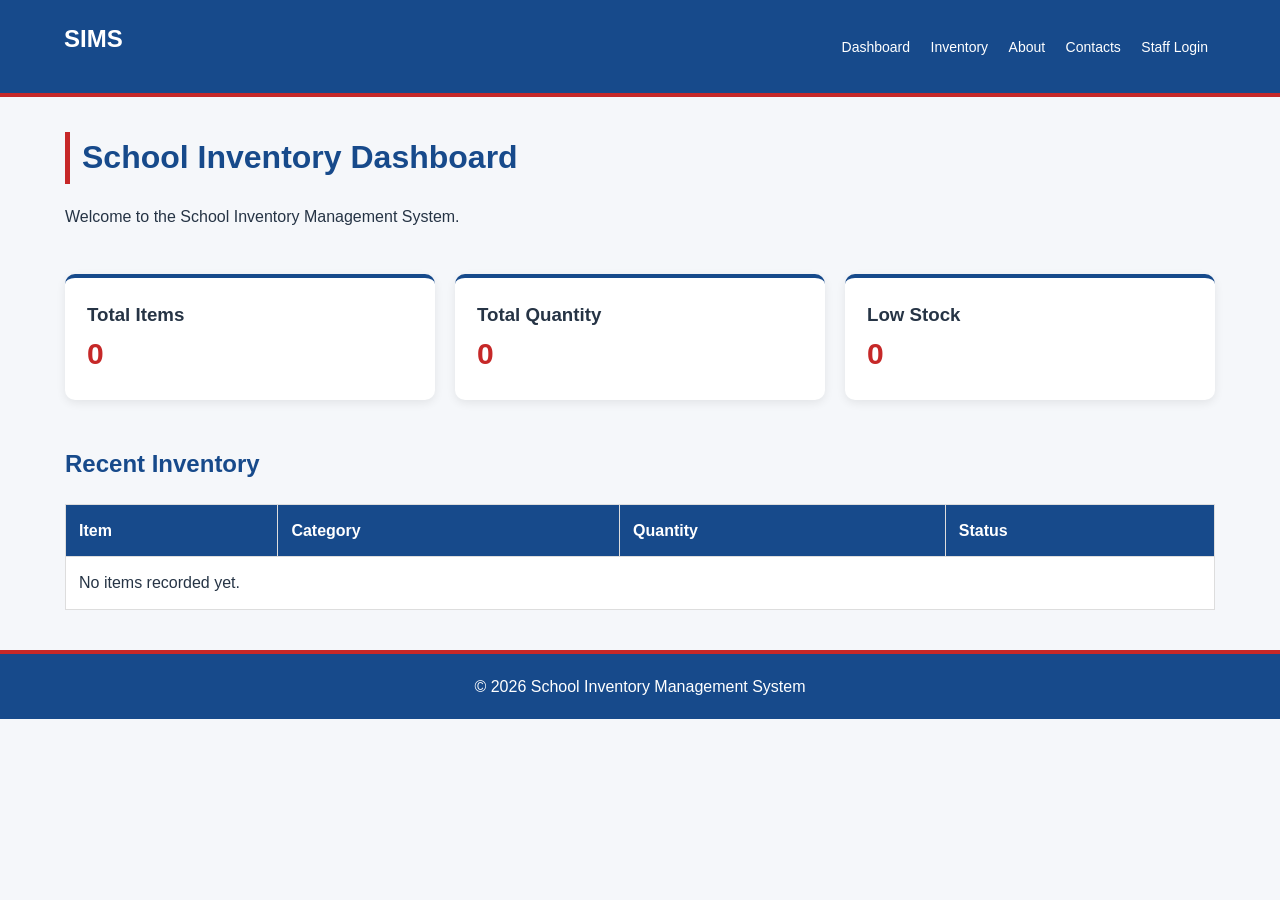
<file: index.html>
<!DOCTYPE html>
<html lang="en">
<head>
    <meta charset="UTF-8">
    <meta name="viewport" content="width=device-width, initial-scale=1.0">
    <title>SIMS Dashboard</title>
    <link rel="stylesheet" href="style.css">
    <script src="script.js" defer></script>
</head>
<body>

<header>
    <h2>SIMS</h2>
    <nav>
        <a href="index.html">Dashboard</a>
        <a href="project.html">Inventory</a>
        <a href="about.html">About</a>
        <a href="contacts.html">Contacts</a>
        <a href="staff-login.html">Staff Login</a>

    </nav>
</header>

<main class="container">
    <h1>School Inventory Dashboard</h1>
    <p>Welcome to the School Inventory Management System.</p>

    <div class="dashboard">
        <div class="card">
            <h3>Total Items</h3>
            <p id="totalItems">0</p>
        </div>

        <div class="card">
            <h3>Total Quantity</h3>
            <p id="totalQuantity">0</p>
        </div>

        <div class="card">
            <h3>Low Stock</h3>
            <p id="lowStock">0</p>
        </div>
    </div>

    <h2>Recent Inventory</h2>
    <table>
        <thead>
            <tr>
                <th>Item</th>
                <th>Category</th>
                <th>Quantity</th>
                <th>Status</th>
            </tr>
        </thead>
        <tbody id="recentItems"></tbody>
    </table>
</main>

<footer>
    <p>© 2026 School Inventory Management System</p>
</footer>

</body>
</html>
</file>
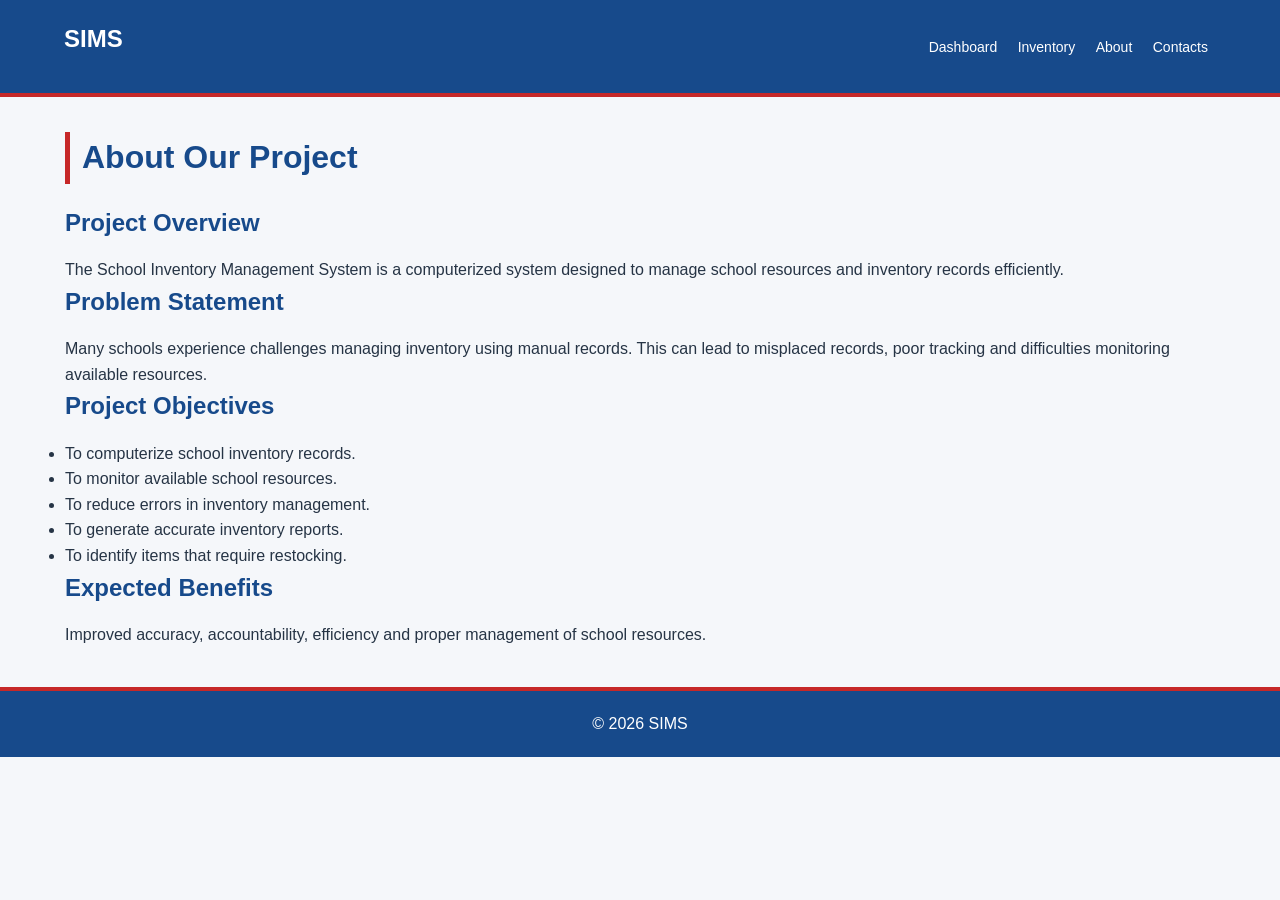
<file: about.html>
<!DOCTYPE html>
<html lang="en">
<head>
    <meta charset="UTF-8">
    <meta name="viewport" content="width=device-width, initial-scale=1.0">
    <title>About SIMS</title>
    <link rel="stylesheet" href="style.css">
</head>
<body>

<header>
    <h2>SIMS</h2>
    <nav>
        <a href="index.html">Dashboard</a>
        <a href="project.html">Inventory</a>
        <a href="about.html">About</a>
        <a href="contacts.html">Contacts</a>
    </nav>
</header>

<main class="container">
    <h1>About Our Project</h1>

    <h2>Project Overview</h2>
    <p>
        The School Inventory Management System is a
        computerized system designed to manage school
        resources and inventory records efficiently.
    </p>

    <h2>Problem Statement</h2>
    <p>
        Many schools experience challenges managing
        inventory using manual records. This can lead
        to misplaced records, poor tracking and
        difficulties monitoring available resources.
    </p>

    <h2>Project Objectives</h2>
    <ul>
        <li>To computerize school inventory records.</li>
        <li>To monitor available school resources.</li>
        <li>To reduce errors in inventory management.</li>
        <li>To generate accurate inventory reports.</li>
        <li>To identify items that require restocking.</li>
    </ul>

    <h2>Expected Benefits</h2>
    <p>
        Improved accuracy, accountability, efficiency
        and proper management of school resources.
    </p>
</main>

<footer>
    <p>© 2026 SIMS</p>
</footer>

</body>
</html>
</file>
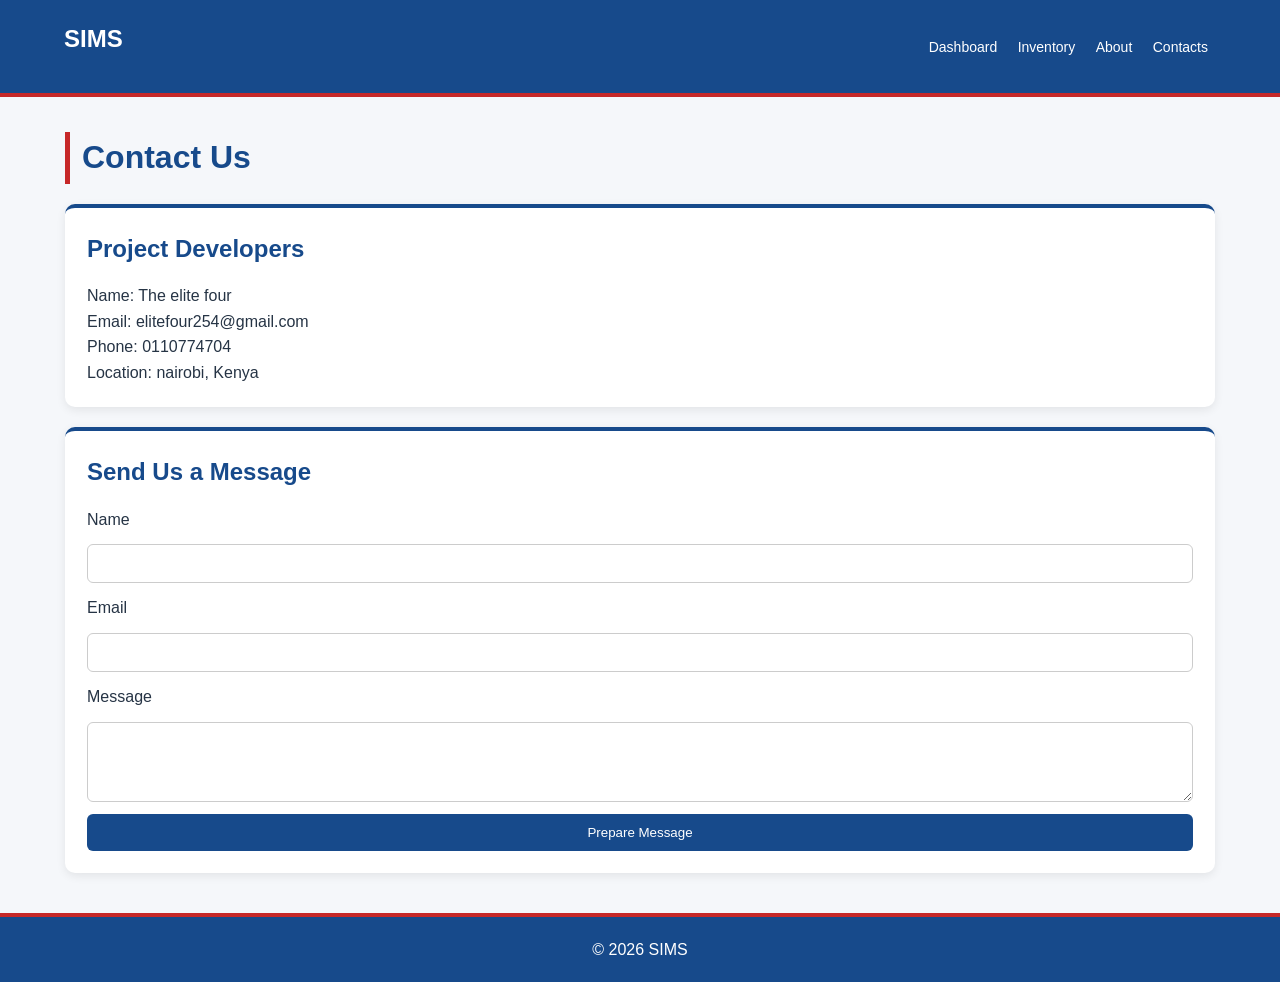
<file: contacts.html>
<!DOCTYPE html>
<html lang="en">
<head>
    <meta charset="UTF-8">
    <meta name="viewport" content="width=device-width, initial-scale=1.0">
    <title>Contacts - SIMS</title>
    <link rel="stylesheet" href="style.css">
</head>
<body>

<header>
    <h2>SIMS</h2>
    <nav>
        <a href="index.html">Dashboard</a>
        <a href="project.html">Inventory</a>
        <a href="about.html">About</a>
        <a href="contacts.html">Contacts</a>
    </nav>
</header>

<main class="container">
    <h1>Contact Us</h1>

    <div class="card">
        <h2>Project Developers</h2>
        <p>Name: The elite four</p>
        <p>Email: elitefour254@gmail.com</p>
        <p>Phone: 0110774704</p>
        <p>Location: nairobi, Kenya</p>
    </div>

    <div class="card">
        <h2>Send Us a Message</h2>

        <form id="contactForm">
            <label>Name</label>
            <input type="text" id="contactName" required>

            <label>Email</label>
            <input type="email" id="contactEmail" required>

            <label>Message</label>
            <textarea id="contactMessage" required></textarea>

            <button type="submit">Prepare Message</button>
        </form>
        <p id="contactStatus"></p>
    </div>
</main>

<footer>
    <p>© 2026 SIMS</p>
</footer>

<script>
document.getElementById("contactForm")
.addEventListener("submit", function(event) {
    event.preventDefault();

    const name = document.getElementById("contactName").value;
    const email = document.getElementById("contactEmail").value;
    const message = document.getElementById("contactMessage").value;

    const subject = encodeURIComponent("SIMS Contact");
    const body = encodeURIComponent(
        "Name: " + name +
        "\nEmail: " + email +
        "\nMessage: " + message
    );

    document.getElementById("contactStatus").textContent =
        "Opening your email application.";

    window.location.href =
        "mailto:kariukistella53@gmail.com?subject=" +
        subject + "&body=" + body;
});
</script>

</body>
</html>
</file>
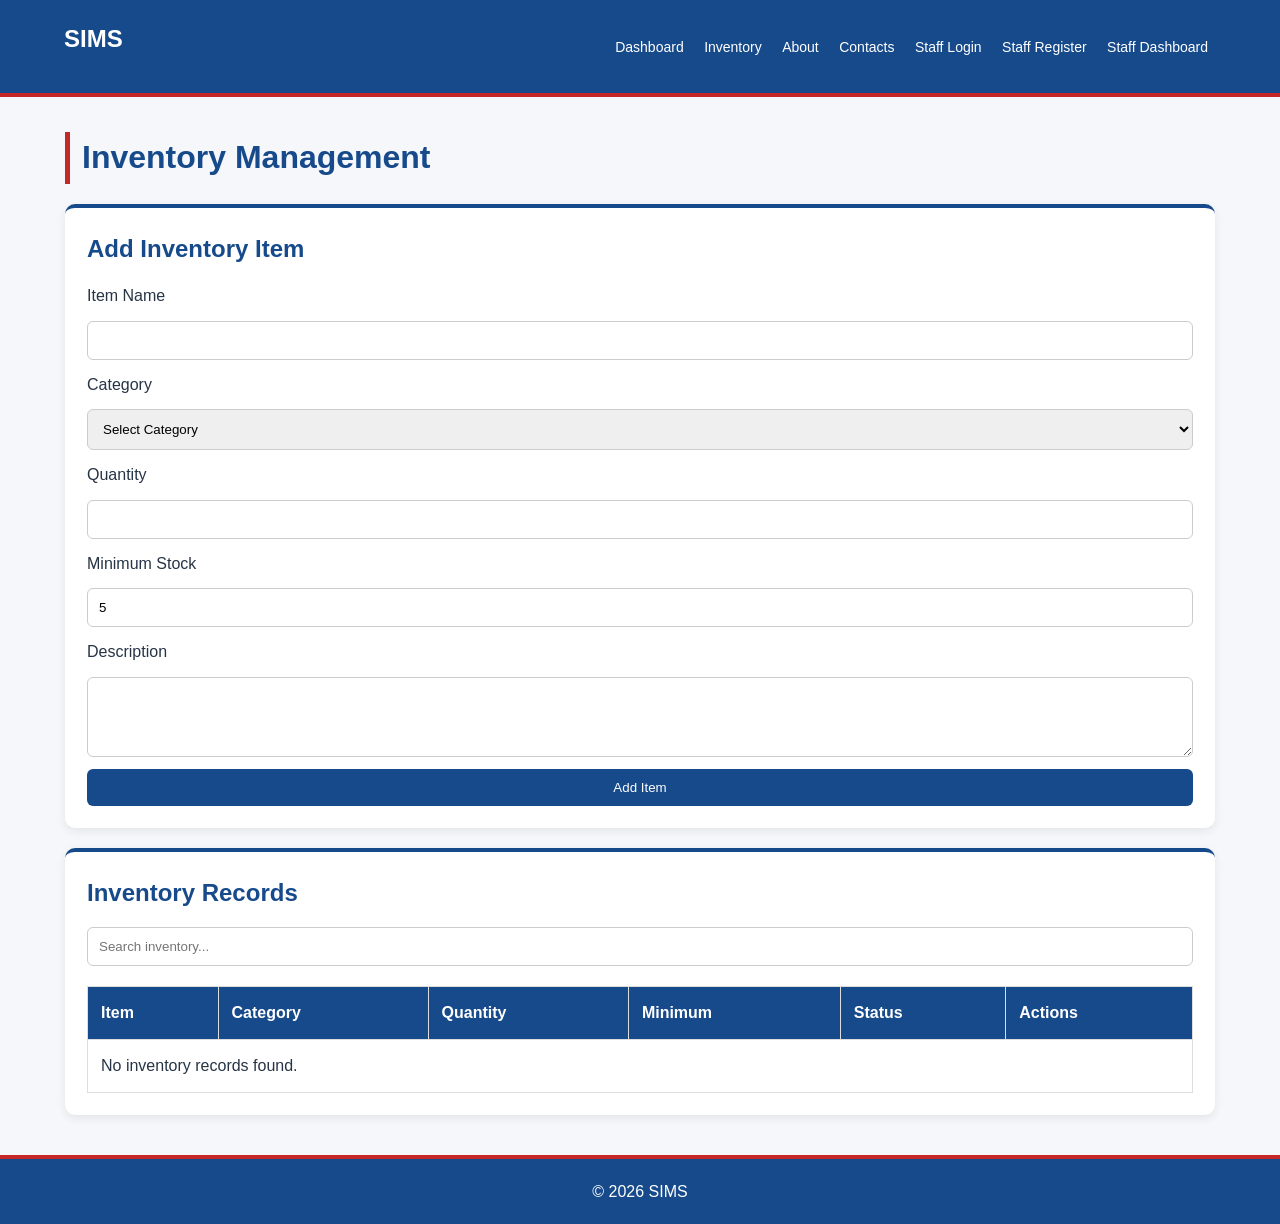
<file: project.html>
<!DOCTYPE html>
<html lang="en">
<head>
    <meta charset="UTF-8">
    <meta name="viewport" content="width=device-width, initial-scale=1.0">
    <title>Inventory Management</title>
    <link rel="stylesheet" href="style.css">
    <script src="script.js" defer></script>
</head>
<body>
 
<header>
    <h2>SIMS</h2>
    <nav>
        <a href="index.html">Dashboard</a>
        <a href="project.html">Inventory</a>
        <a href="about.html">About</a>
        <a href="contacts.html">Contacts</a>
        <a href="staff-login.html">Staff Login</a>
        <a href="staff-register.html">Staff Register</a>
        <a href="staff-dashbord.html">Staff Dashboard</a>

    </nav>
</header>

<main class="container">

    <h1>Inventory Management</h1>

    <div class="card">
        <h2>Add Inventory Item</h2>

        <form id="itemForm">
            <input type="hidden" id="editId">

            <label>Item Name</label>
            <input type="text" id="itemName" required>

            <label>Category</label>
            <select id="category" required>
                <option value="">Select Category</option>
                <option>Furniture</option>
                <option>ICT Equipment</option>
                <option>Books</option>
                <option>Stationery</option>
                <option>Laboratory Equipment</option>
                <option>Sports Equipment</option>
                <option>Other</option>
            </select>

            <label>Quantity</label>
            <input type="number" id="quantity" min="0" required>

            <label>Minimum Stock</label>
            <input type="number" id="minimum" min="0" value="5" required>

            <label>Description</label>
            <textarea id="description"></textarea>

            <button type="submit" id="saveButton">Add Item</button>
            <button type="button" id="cancelEdit" hidden>
                Cancel
            </button>
        </form>

        <p id="formMessage"></p>
    </div>

    <div class="card">
        <h2>Inventory Records</h2>

        <input
            type="text"
            id="searchInput"
            placeholder="Search inventory..."
        >

        <table>
            <thead>
                <tr>
                    <th>Item</th>
                    <th>Category</th>
                    <th>Quantity</th>
                    <th>Minimum</th>
                    <th>Status</th>
                    <th>Actions</th>
                </tr>
            </thead>

            <tbody id="inventoryRows"></tbody>
        </table>
    </div>

</main>

<footer>
    <p>© 2026 SIMS</p>
</footer>

</body>
</html>
</file>
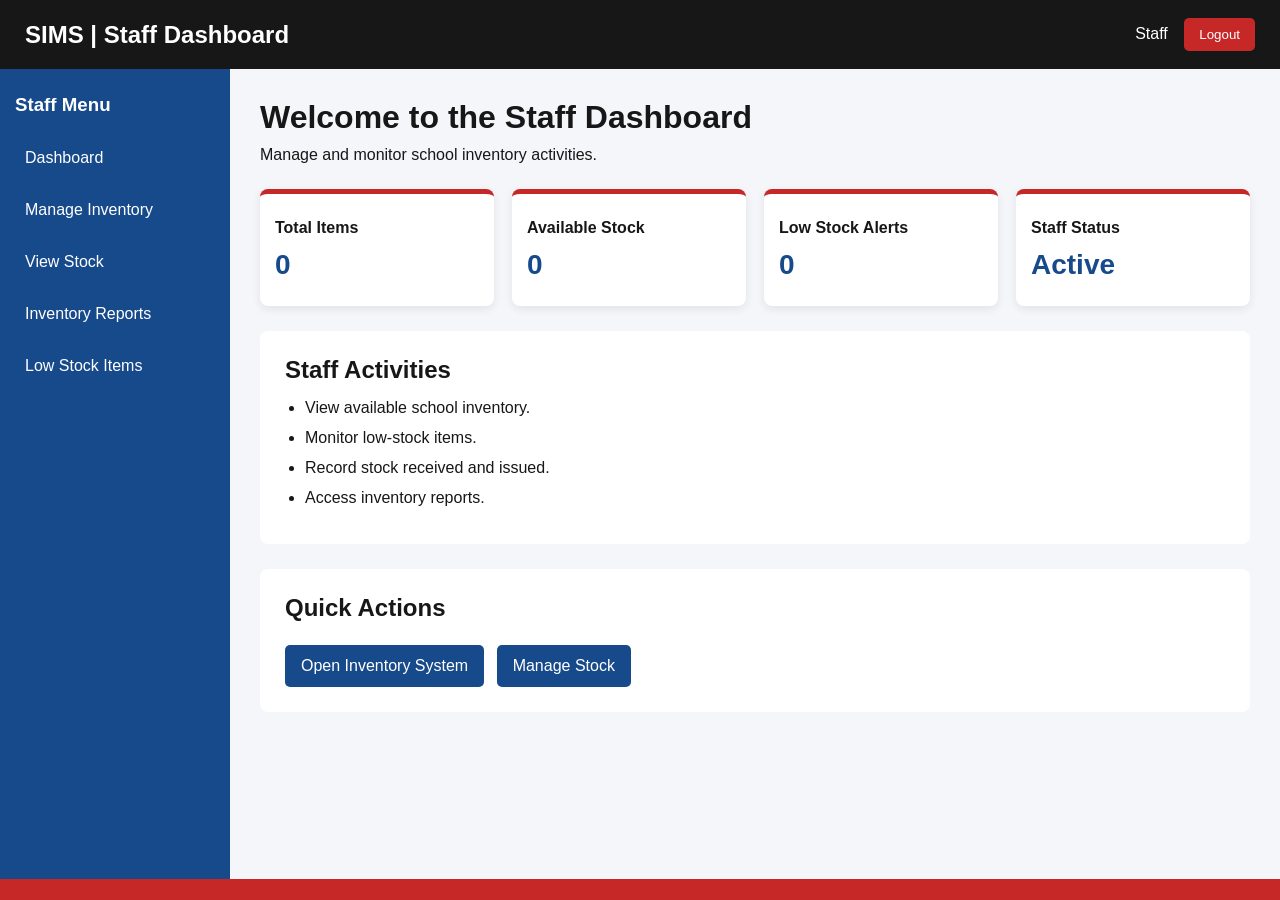
<file: staff-dashbord.html>
<!DOCTYPE html>
<html lang="en">
<head>
    <meta charset="UTF-8">
    <meta name="viewport" content="width=device-width, initial-scale=1.0">
    <title>Staff Dashboard - SIMS</title>
    <link rel="stylesheet" href="staff.css">
</head>
<body>

    <header class="staff-header">
        <h2>SIMS | Staff Dashboard</h2>
        <div>
            <span id="staffName">Staff</span>
            <button onclick="logout()">Logout</button>
        </div>
    </header>

    <div class="dashboard-layout">

        <aside class="sidebar">
            <h3>Staff Menu</h3>
            <a href="staff-dashboard.html">Dashboard</a>
            <a href="index.html">Manage Inventory</a>
            <a href="index.html">View Stock</a>
            <a href="index.html">Inventory Reports</a>
            <a href="index.html">Low Stock Items</a>
        </aside>

        <main class="staff-main">
            <h1>Welcome to the Staff Dashboard</h1>
            <p>Manage and monitor school inventory activities.</p>

            <div class="staff-cards">
                <div class="staff-card">
                    <h3>Total Items</h3>
                    <p id="totalItems">0</p>
                </div>

                <div class="staff-card">
                    <h3>Available Stock</h3>
                    <p id="availableStock">0</p>
                </div>

                <div class="staff-card">
                    <h3>Low Stock Alerts</h3>
                    <p id="lowStock">0</p>
                </div>

                <div class="staff-card">
                    <h3>Staff Status</h3>
                    <p>Active</p>
                </div>
            </div>

            <section class="staff-section">
                <h2>Staff Activities</h2>
                <ul>
                    <li>View available school inventory.</li>
                    <li>Monitor low-stock items.</li>
                    <li>Record stock received and issued.</li>
                    <li>Access inventory reports.</li>
                </ul>
            </section>

            <section class="staff-section">
                <h2>Quick Actions</h2>
                <a class="action-link" href="index.html">Open Inventory System</a>
                <a class="action-link" href="index.html">Manage Stock</a>
            </section>
        </main>
    </div>

    <script src="staff.js"></script>
</body>
</html>
</file>
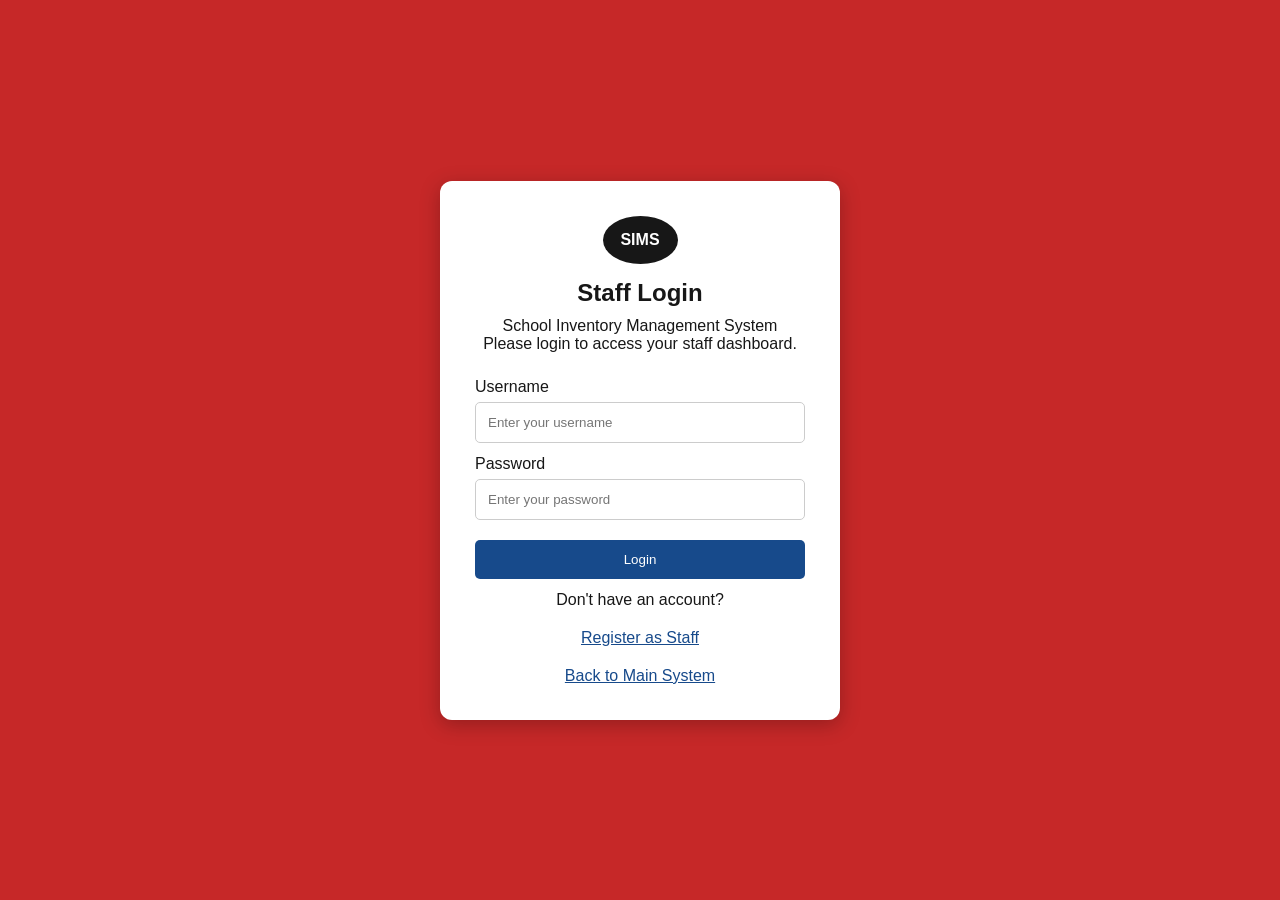
<file: staff-login.html>
<!DOCTYPE html>
<html lang="en">
<head>
    <meta charset="UTF-8">
    <meta name="viewport" content="width=device-width, initial-scale=1.0">

    <title>Staff Login | SIMS</title>

    <link rel="stylesheet" href="staff.css">
</head>

<body class="login-page">

    <div class="login-container">

        <div class="login-logo">
            SIMS
        </div>

        <h2>Staff Login</h2>

        <p>School Inventory Management System</p>
        <p>Please login to access your staff dashboard.</p>

        <form id="loginForm">

            <label for="username">Username</label>

            <input
                type="text"
                id="username"
                placeholder="Enter your username"
                required
            >

            <label for="password">Password</label>

            <input
                type="password"
                id="password"
                placeholder="Enter your password"
                required
            >

            <button type="submit">
                Login
            </button>

            <p id="loginMessage"></p>

        </form>

        <div class="register-link">

            <p>Don't have an account?</p>

            <a href="staff-register.html">
                Register as Staff
            </a>

        </div>

        <a href="index.html" class="back-link">
            Back to Main System
        </a>

    </div>

    <script src="staff.js"></script>

</body>
</html>
</file>
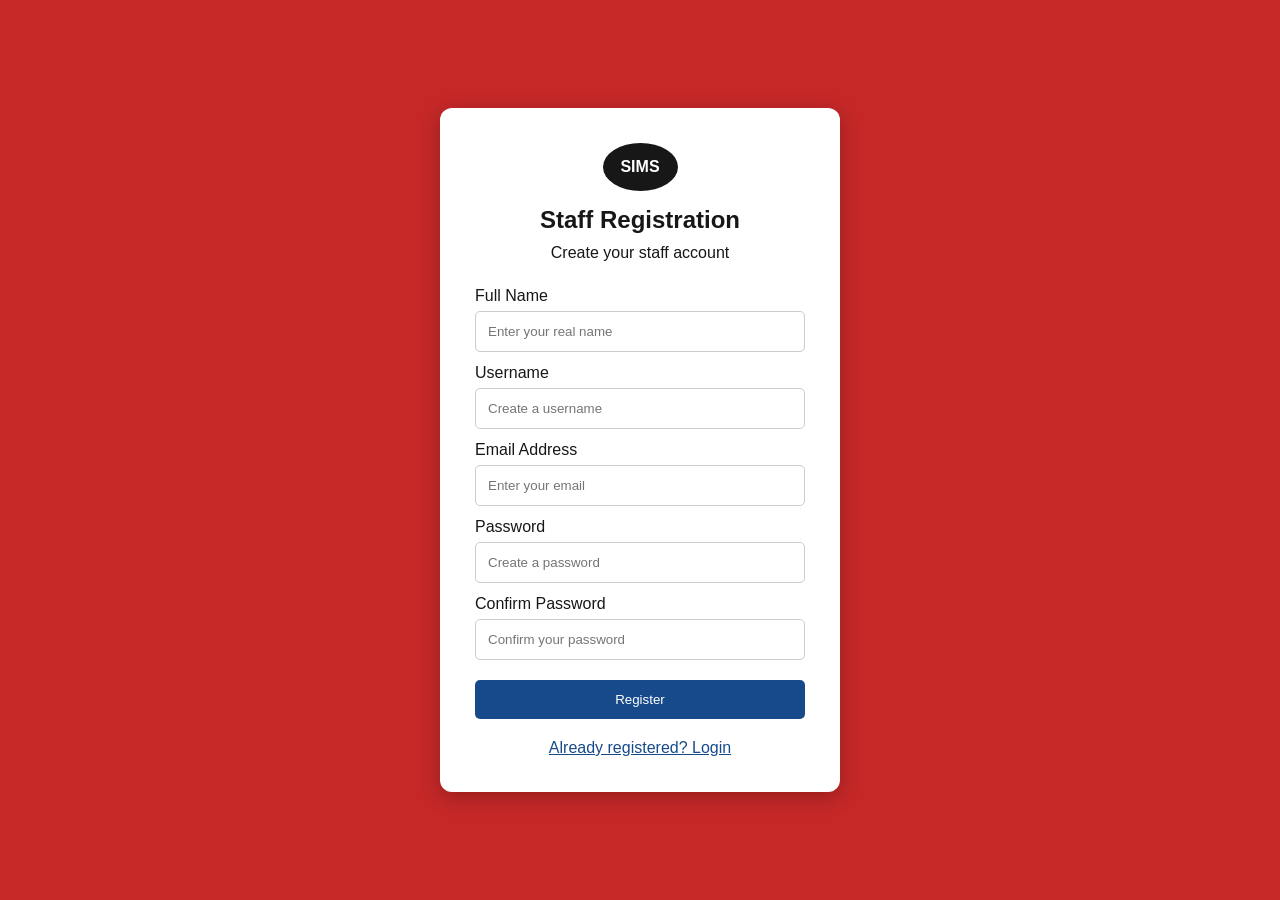
<file: staff-register.html>
<!DOCTYPE html>
<html lang="en">
<head>
    <meta charset="UTF-8">
    <meta name="viewport" content="width=device-width, initial-scale=1.0">
    <title>Staff Registration - SIMS</title>
    <link rel="stylesheet" href="staff.css">
</head>
<body class="login-page">

    <div class="login-container">
        <div class="login-logo">SIMS</div>

        <h2>Staff Registration</h2>
        <p>Create your staff account</p>

        <form id="registerForm">
            <label>Full Name</label>
            <input type="text" id="fullName"
                   placeholder="Enter your real name" required>

            <label>Username</label>
            <input type="text" id="newUsername"
                   placeholder="Create a username" required>

            <label>Email Address</label>
            <input type="email" id="email"
                   placeholder="Enter your email" required>

            <label>Password</label>
            <input type="password" id="newPassword"
                   placeholder="Create a password" minlength="8" required>

            <label>Confirm Password</label>
            <input type="password" id="confirmPassword"
                   placeholder="Confirm your password" required>

            <button type="submit">Register</button>

            <p id="registerMessage"></p>
        </form>

        <a href="staff-login.html">Already registered? Login</a>
    </div>

    <script src="staff.js"></script>
</body>
</html>
</file>
<file: style.css>
/* KWUST COLOUR VARIABLES */
:root {
    --primary: #174A8B;
    --secondary: #C62828;
    --accent: #E85D5D;
    --background: #F5F7FA;
    --white: #FFFFFF;
    --text: #263445;
    --success: #198754;
    --danger: #C62828;
    --warning: #FD7E14;
}

/* GENERAL RESET */
* {
    margin: 0;
    padding: 0;
    box-sizing: border-box;
}

body {
    font-family: Arial, sans-serif;
    background: var(--background);
    color: var(--text);
    line-height: 1.6;
}

/* HEADER AND NAVIGATION */
header {
    background: var(--primary);
    color: var(--white);
    padding: 20px 5%;
    display: flex;
    justify-content: space-between;
    align-items: center;
    flex-wrap: wrap;
    gap: 15px;
    border-bottom: 4px solid var(--secondary);
}

header h2 {
    color: var(--white);
}

nav a {
    color: var(--white);
    text-decoration: none;
    margin: 8px;
    font-size: 14px;
    transition: 0.3s;
}

nav a:hover {
    color: #FFB3B3;
}

/* MAIN CONTAINER */
.container {
    width: 90%;
    max-width: 1150px;
    margin: 35px auto;
}

h1 {
    color: var(--primary);
    margin-bottom: 20px;
    border-left: 5px solid var(--secondary);
    padding-left: 12px;
}

h2 {
    margin-bottom: 15px;
    color: var(--primary);
}

/* DASHBOARD */
.dashboard {
    display: grid;
    grid-template-columns: repeat(3, 1fr);
    gap: 20px;
    margin: 25px 0;
}

.card {
    background: var(--white);
    padding: 22px;
    margin: 20px 0;
    border-radius: 10px;
    border-top: 4px solid var(--primary);
    box-shadow: 0 3px 10px rgba(0,0,0,0.08);
    transition: transform 0.3s ease;
}

.card:hover {
    transform: translateY(-5px);
}

.dashboard .card p {
    font-size: 30px;
    color: var(--secondary);
    font-weight: bold;
}

/* FORMS */
form {
    display: grid;
    gap: 12px;
}

input, select, textarea {
    width: 100%;
    padding: 11px;
    border: 1px solid #ccc;
    border-radius: 6px;
}

input:focus, select:focus, textarea:focus {
    outline: none;
    border-color: var(--primary);
    box-shadow: 0 0 5px rgba(23,74,139,0.2);
}

textarea {
    min-height: 80px;
}

/* GENERAL BUTTONS */
button {
    background: var(--primary);
    color: var(--white);
    padding: 11px 18px;
    border: none;
    border-radius: 6px;
    cursor: pointer;
    transition: 0.3s;
}

button:hover {
    background: var(--secondary);
}

/* EDIT AND DELETE */
.edit-btn {
    background: var(--success);
    margin: 3px;
}

.edit-btn:hover {
    background: #146c43;
}

.delete-btn {
    background: var(--danger);
    margin: 3px;
}

.delete-btn:hover {
    background: #9E1B1B;
}

/* SEARCH */
.search-box {
    margin: 15px 0;
    max-width: 400px;
}

/* INVENTORY TABLE */
table {
    width: 100%;
    border-collapse: collapse;
    margin-top: 20px;
    background: var(--white);
}

th, td {
    padding: 13px;
    border: 1px solid #ddd;
    text-align: left;
}

th {
    background: var(--primary);
    color: var(--white);
}

tr:hover {
    background: #FCEEEF;
}

/* STOCK STATUS */
.status {
    padding: 5px 9px;
    border-radius: 15px;
    font-size: 12px;
}

.good {
    background: #D9F5E4;
    color: #18794E;
}

.low {
    background: #FFE0DC;
    color: #B42318;
}

/* LOW STOCK ALERT */
.alert {
    background: #FFF0ED;
    color: #B42318;
    padding: 15px;
    border-left: 5px solid var(--secondary);
    border-radius: 6px;
    margin: 15px 0;
}

/* STOCK IN AND STOCK OUT */
.stock-in {
    background: var(--success);
}

.stock-in:hover {
    background: #146c43;
}

.stock-out {
    background: var(--warning);
}

.stock-out:hover {
    background: #c65d00;
}

/* REPORT SECTION */
.report-section {
    background: var(--white);
    padding: 20px;
    border-radius: 10px;
    border-top: 4px solid var(--secondary);
    margin-top: 20px;
    box-shadow: 0 3px 10px rgba(0,0,0,0.08);
}

.report-btn {
    background: var(--secondary);
    margin-top: 10px;
}

.report-btn:hover {
    background: #9E1B1B;
}

/* FOOTER */
footer {
    background: var(--primary);
    color: var(--white);
    text-align: center;
    padding: 20px;
    margin-top: 40px;
    border-top: 4px solid var(--secondary);
}

/* RESPONSIVE DESIGN */
@media(max-width: 700px) {
    .dashboard {
        grid-template-columns: 1fr;
    }

    header {
        flex-direction: column;
    }

    nav a {
        display: inline-block;
    }

    .container {
        width: 95%;
    }

    .card {
        overflow-x: auto;
    }

    table {
        min-width: 650px;
    }
}
</file>
<file: staff.css>
* {
    margin: 0;
    padding: 0;
    box-sizing: border-box;
}

body {
    font-family: Arial, sans-serif;
    background: #C62828;
    color: #171717;
}

/* LOGIN PAGE */
.login-page {
    min-height: 100vh;
    display: flex;
    justify-content: center;
    align-items: center;
    padding: 20px;
}

.login-container {
    background: white;
    width: 100%;
    max-width: 400px;
    padding: 35px;
    border-radius: 12px;
    text-align: center;
    box-shadow: 0 5px 20px #00000040;
}

.login-logo {
    background: #171717;
    color: white;
    padding: 15px;
    width: 75px;
    margin: auto auto 15px;
    border-radius: 50%;
    font-weight: bold;
}

.login-container h2 {
    margin-bottom: 10px;
}

.login-container form {
    margin-top: 25px;
    text-align: left;
}

.login-container label {
    display: block;
    margin: 12px 0 6px;
}

.login-container input {
    width: 100%;
    padding: 12px;
    border: 1px solid #ccc;
    border-radius: 5px;
}

.login-container button {
    width: 100%;
    padding: 12px;
    margin-top: 20px;
    background: #174A8B;
    color: white;
    border: none;
    border-radius: 5px;
    cursor: pointer;
}

.login-container a {
    display: inline-block;
    margin-top: 20px;
    color: #174A8B;
}

#loginMessage {
    color: #C62828;
    margin-top: 12px;
}

/* STAFF DASHBOARD */
.staff-header {
    background: #171717;
    color: white;
    padding: 18px 25px;
    display: flex;
    justify-content: space-between;
    align-items: center;
    gap: 15px;
}

.staff-header button {
    background: #C62828;
    color: white;
    border: none;
    padding: 9px 15px;
    border-radius: 5px;
    cursor: pointer;
    margin-left: 12px;
}

.dashboard-layout {
    display: flex;
    min-height: 90vh;
}

.sidebar {
    width: 230px;
    background: #174A8B;
    padding: 25px 15px;
    color: white;
}

.sidebar h3 {
    margin-bottom: 20px;
}

.sidebar a {
    display: block;
    color: white;
    text-decoration: none;
    padding: 13px 10px;
    margin-bottom: 8px;
    border-radius: 5px;
}

.sidebar a:hover {
    background: #171717;
}

.staff-main {
    flex: 1;
    padding: 30px;
    background: #f4f6f9;
}

.staff-main h1 {
    margin-bottom: 10px;
}

.staff-cards {
    display: grid;
    grid-template-columns: repeat(4, 1fr);
    gap: 18px;
    margin-top: 25px;
}

.staff-card {
    background: white;
    padding: 25px 15px;
    border-radius: 8px;
    border-top: 5px solid #C62828;
    box-shadow: 0 3px 10px #00000015;
}

.staff-card h3 {
    font-size: 16px;
}

.staff-card p {
    font-size: 28px;
    font-weight: bold;
    color: #174A8B;
    margin-top: 12px;
}

.staff-section {
    background: white;
    margin-top: 25px;
    padding: 25px;
    border-radius: 8px;
}

.staff-section h2 {
    margin-bottom: 15px;
}

.staff-section li {
    margin: 12px 0 12px 20px;
}

.action-link {
    display: inline-block;
    background: #174A8B;
    color: white;
    padding: 12px 16px;
    margin: 8px 8px 0 0;
    text-decoration: none;
    border-radius: 5px;
}

.action-link:hover {
    background: #171717;
}

@media (max-width: 850px) {
    .staff-cards {
        grid-template-columns: repeat(2, 1fr);
    }
}

@media (max-width: 600px) {
    .dashboard-layout {
        flex-direction: column;
    }

    .sidebar {
        width: 100%;
    }

    .staff-cards {
        grid-template-columns: 1fr;
    }

    .staff-header {
        flex-wrap: wrap;
    }

    .staff-main {
        padding: 18px;
    }
}
</file>
